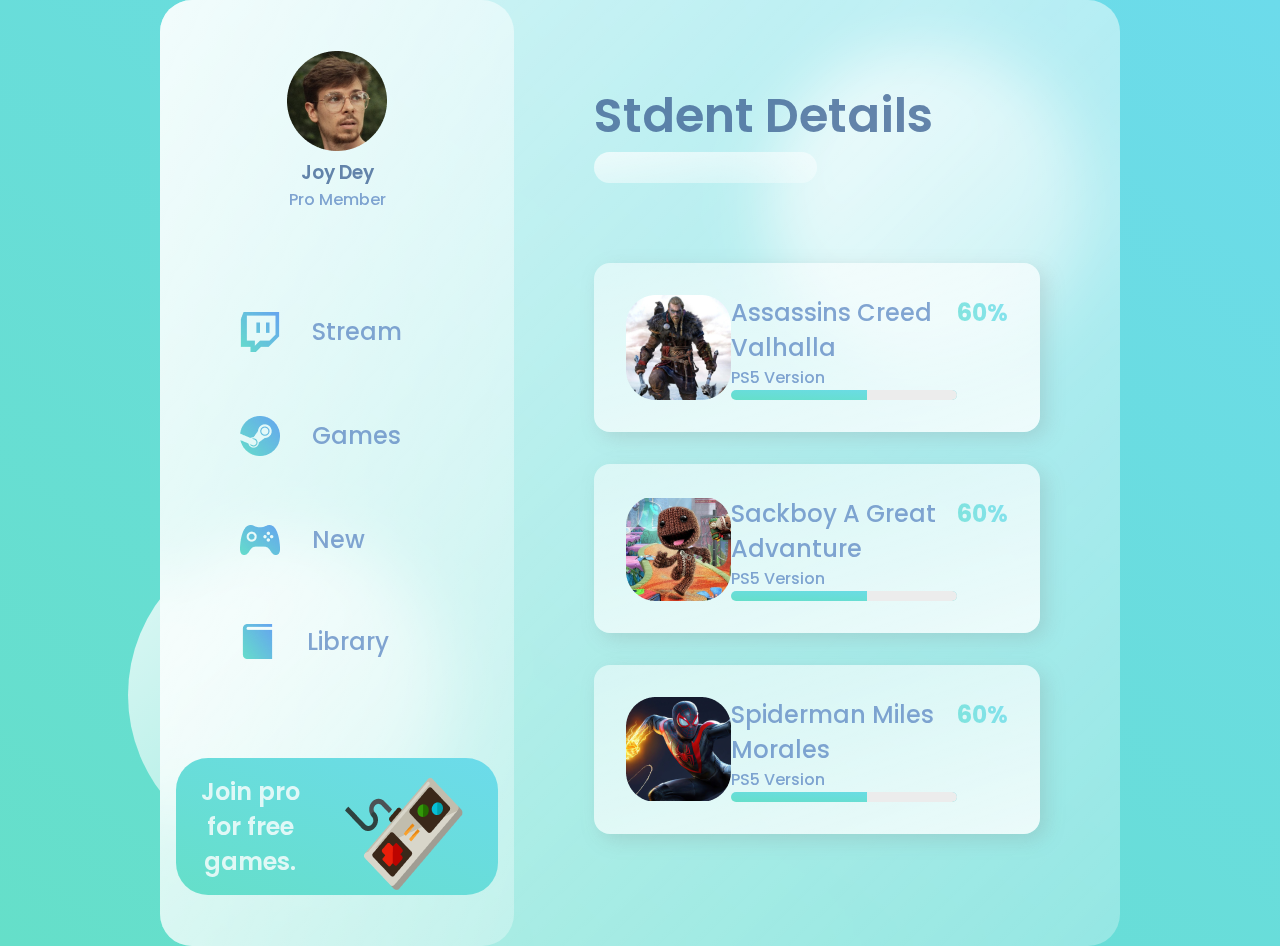
<file: index.html>
<!DOCTYPE html>
<html lang="en">
  <head>
    <meta charset="UTF-8" />
    <meta name="viewport" content="width=device-width, initial-scale=1.0" />
    <title>Stdent Details Website</title>
    <link rel="preconnect" href="https://fonts.gstatic.com" />
    <link
      href="https://fonts.googleapis.com/css2?family=Poppins:wght@400;500;700&display=swap"
      rel="stylesheet"
    />
    <link rel="stylesheet" href="./style.css" />
  </head>
  <body>
    <main>
      <section class="glass">
        <div class="dashboard">
          <div class="user">
            <img src="./images/avatar.png" alt="" />
            <h3>Joy Dey</h3>
            <p>Pro Member</p>
          </div>
          <div class="links">
            <div class="link">
              <img src="./images/twitch.png" alt="" />
              <h2>Stream</h2>
            </div>
            <div class="link">
              <img src="./images/steam.png" alt="" />
              <h2>Games</h2>
            </div>
            <div class="link">
              <img src="./images/upcoming.png" alt="" />
              <h2>New</h2>
            </div>
            <div class="link">
              <img src="./images/library.png" alt="" />
              <h2>Library</h2>
            </div>
          </div>
          <div class="pro">
            <h2>Join pro for free games.</h2>
            <img src="./images/controller.png" alt="" />
          </div>
        </div>
        <div class="games">
          <div class="status">
            <h1>Stdent Details</h1>
            <input type="text" />
          </div>
          <div class="cards">
            <div class="card">
              <img src="./images/assassins.png" alt="" />
              <div class="card-info">
                <h2>Assassins Creed Valhalla</h2>
                <p>PS5 Version</p>
                <div class="progress"></div>
              </div>
              <h2 class="percentage">60%</h2>
            </div>
            <div class="card">
              <img src="./images/sackboy.png" alt="" />
              <div class="card-info">
                <h2>Sackboy A Great Advanture</h2>
                <p>PS5 Version</p>
                <div class="progress"></div>
              </div>
              <h2 class="percentage">60%</h2>
            </div>
            <div class="card">
              <img src="./images/spiderman.png" alt="" />
              <div class="card-info">
                <h2>Spiderman Miles Morales</h2>
                <p>PS5 Version</p>
                <div class="progress"></div>
              </div>
              <h2 class="percentage">60%</h2>
            </div>
          </div>
        </div>
      </section>
    </main>
    <div class="circle1"></div>
    <div class="circle2"></div>
  </body>
</html>
</file>
<file: style.css>
* {
  margin: 0;
  padding: 0;
  box-sizing: border-box;
}

h1 {
  color: #426696;
  font-weight: 600;
  font-size: 3rem;
  opacity: 0.8;
}
h2,
p {
  color: #658ec6;
  font-weight: 500;
  opacity: 0.8;
}

h3 {
  color: #426696;
  font-weight: 600;
  opacity: 0.8;
}

main {
  font-family: "Poppins", sans-serif;
  min-height: 100vh;
  background: linear-gradient(to right top, #65dfc9, #6cdbeb);
  display: flex;
  align-items: center;
  justify-content: center;
}

.glass {
  background: white;
  min-height: 80vh;
  width: 75%;
  background: linear-gradient(
    to right bottom,
    rgba(255, 255, 255, 0.7),
    rgba(255, 255, 255, 0.3)
  );
  border-radius: 2rem;
  z-index: 2;
  backdrop-filter: blur(2rem);
  display: flex;
}
.circle1,
.circle2 {
  background: white;
  background: linear-gradient(
    to right bottom,
    rgba(255, 255, 255, 0.8),
    rgba(255, 255, 255, 0.3)
  );
  height: 20rem;
  width: 20rem;
  position: absolute;
  border-radius: 50%;
}

.circle1 {
  top: 5%;
  right: 15%;
}
.circle2 {
  bottom: 5%;
  left: 10%;
}
.dashboard {
  flex: 1;
  display: flex;
  flex-direction: column;
  align-items: center;
  justify-content: space-evenly;
  text-align: center;
  background: linear-gradient(
    to right bottom,
    rgba(255, 255, 255, 0.7),
    rgba(255, 255, 255, 0.3)
  );
  border-radius: 2rem;
}
.link {
  display: flex;
  margin: 2rem 0rem;
  padding: 1rem 5rem;
  align-items: center;
}
.link h2 {
  padding: 0rem 2rem;
}

.games {
  flex: 2;
}

.pro {
  background: linear-gradient(to right top, #65dfc9, #6cdbeb);
  border-radius: 2rem;
  color: white;
  padding: 1rem;
  position: relative;
}

.pro img {
  position: absolute;
  top: -10%;
  right: 10%;
}
.pro h2 {
  width: 40%;
  color: white;
  font-weight: 600;
}

/* GAMES */
.status {
  margin-bottom: 3rem;
}

.status input {
  background: linear-gradient(
    to right bottom,
    rgba(255, 255, 255, 0.7),
    rgba(255, 255, 255, 0.3)
  );
  border: none;
  width: 50%;
  padding: 0.5rem;
  border-radius: 2rem;
}

.games {
  margin: 5rem;
  display: flex;
  flex-direction: column;
  justify-content: space-evenly;
}

.card {
  display: flex;
  background: linear-gradient(
    to left top,
    rgba(255, 255, 255, 0.8),
    rgba(255, 255, 255, 0.5)
  );
  border-radius: 1rem;
  margin: 2rem 0rem;
  padding: 2rem;
  box-shadow: 6px 6px 20px rgba(122, 122, 122, 0.212);
  justify-content: space-between;
}

.progress {
  background: linear-gradient(to right top, #65dfc9, #6cdbeb);
  width: 100%;
  height: 25%;
  border-radius: 1rem;
  position: relative;
  overflow: hidden;
}
.progress::after {
  content: "";
  width: 100%;
  height: 100%;
  background: rgb(236, 236, 236);
  position: absolute;
  left: 60%;
}
.card-info {
  display: flex;
  flex-direction: column;
  justify-content: space-between;
}

.percentage {
  font-weight: bold;
  background: linear-gradient(to right top, #65dfc9, #6cdbeb);
  -webkit-background-clip: text;
  -webkit-text-fill-color: transparent;
}
</file>
